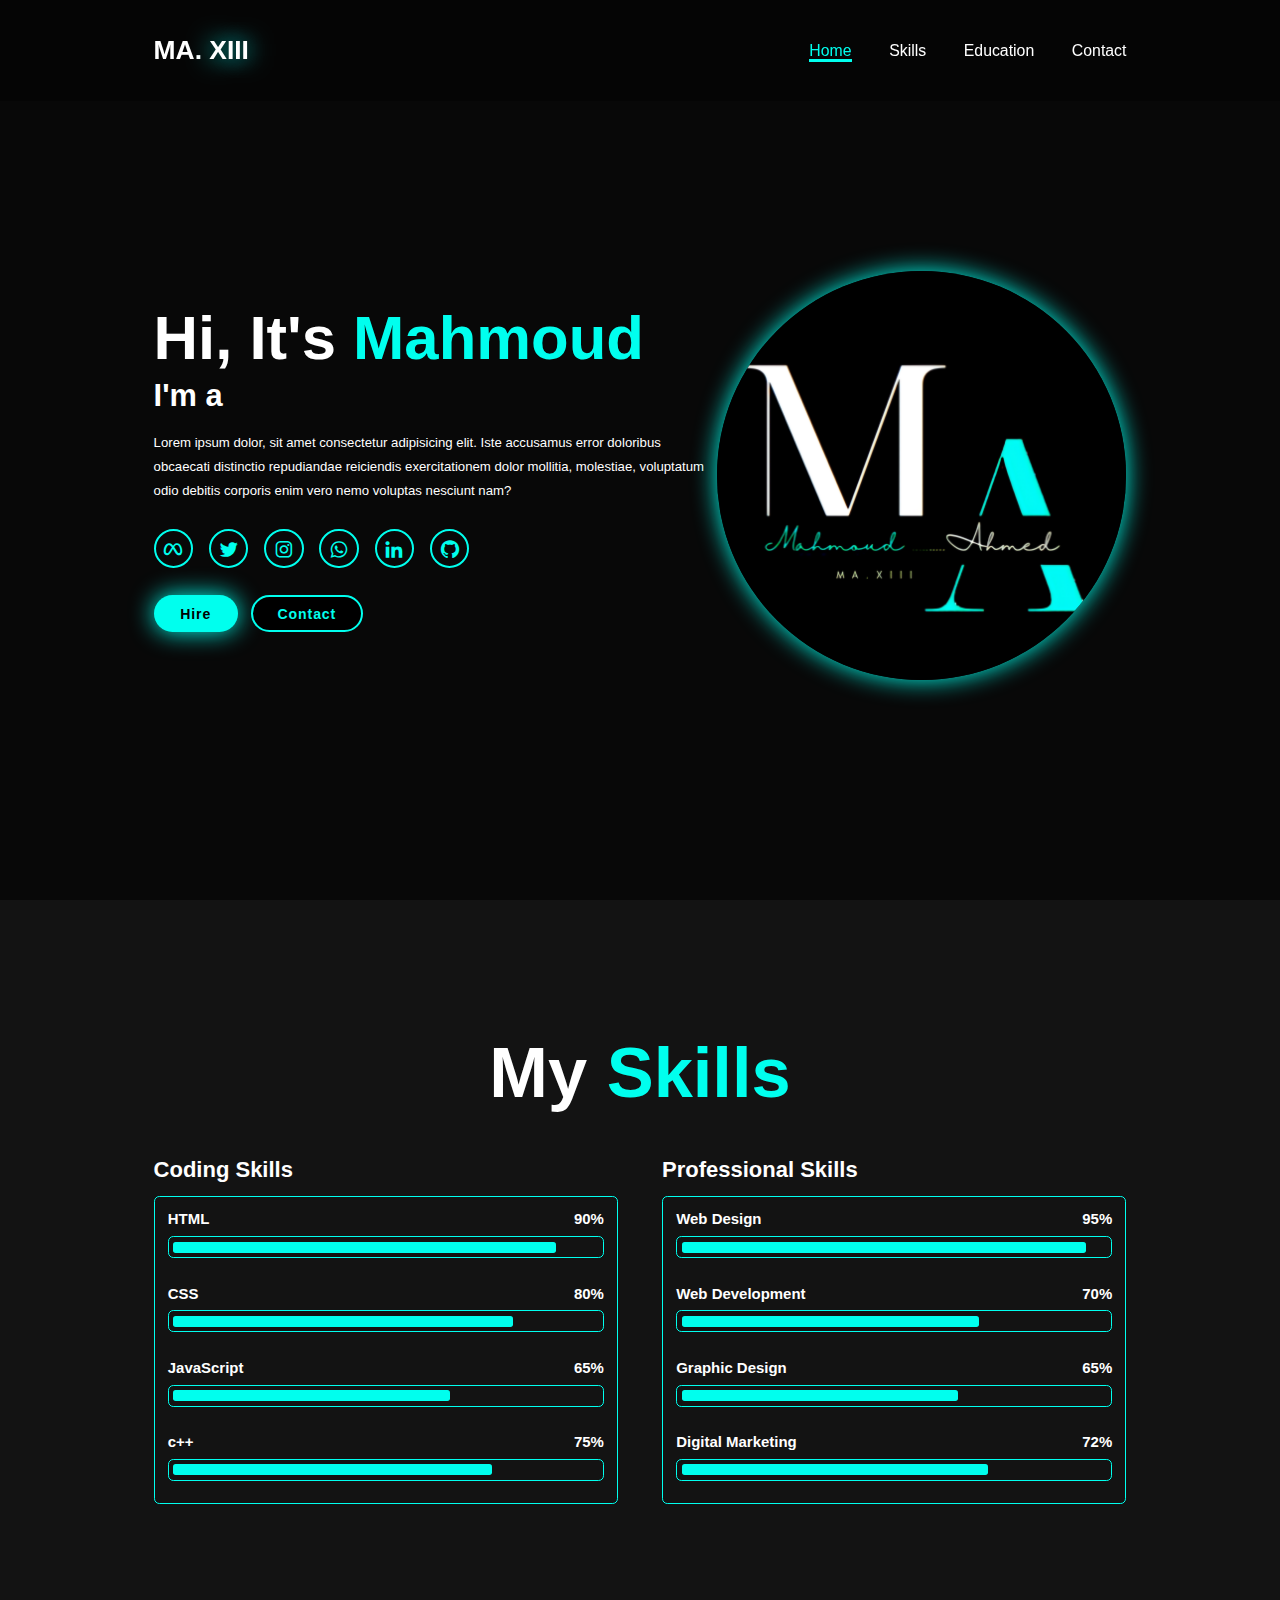
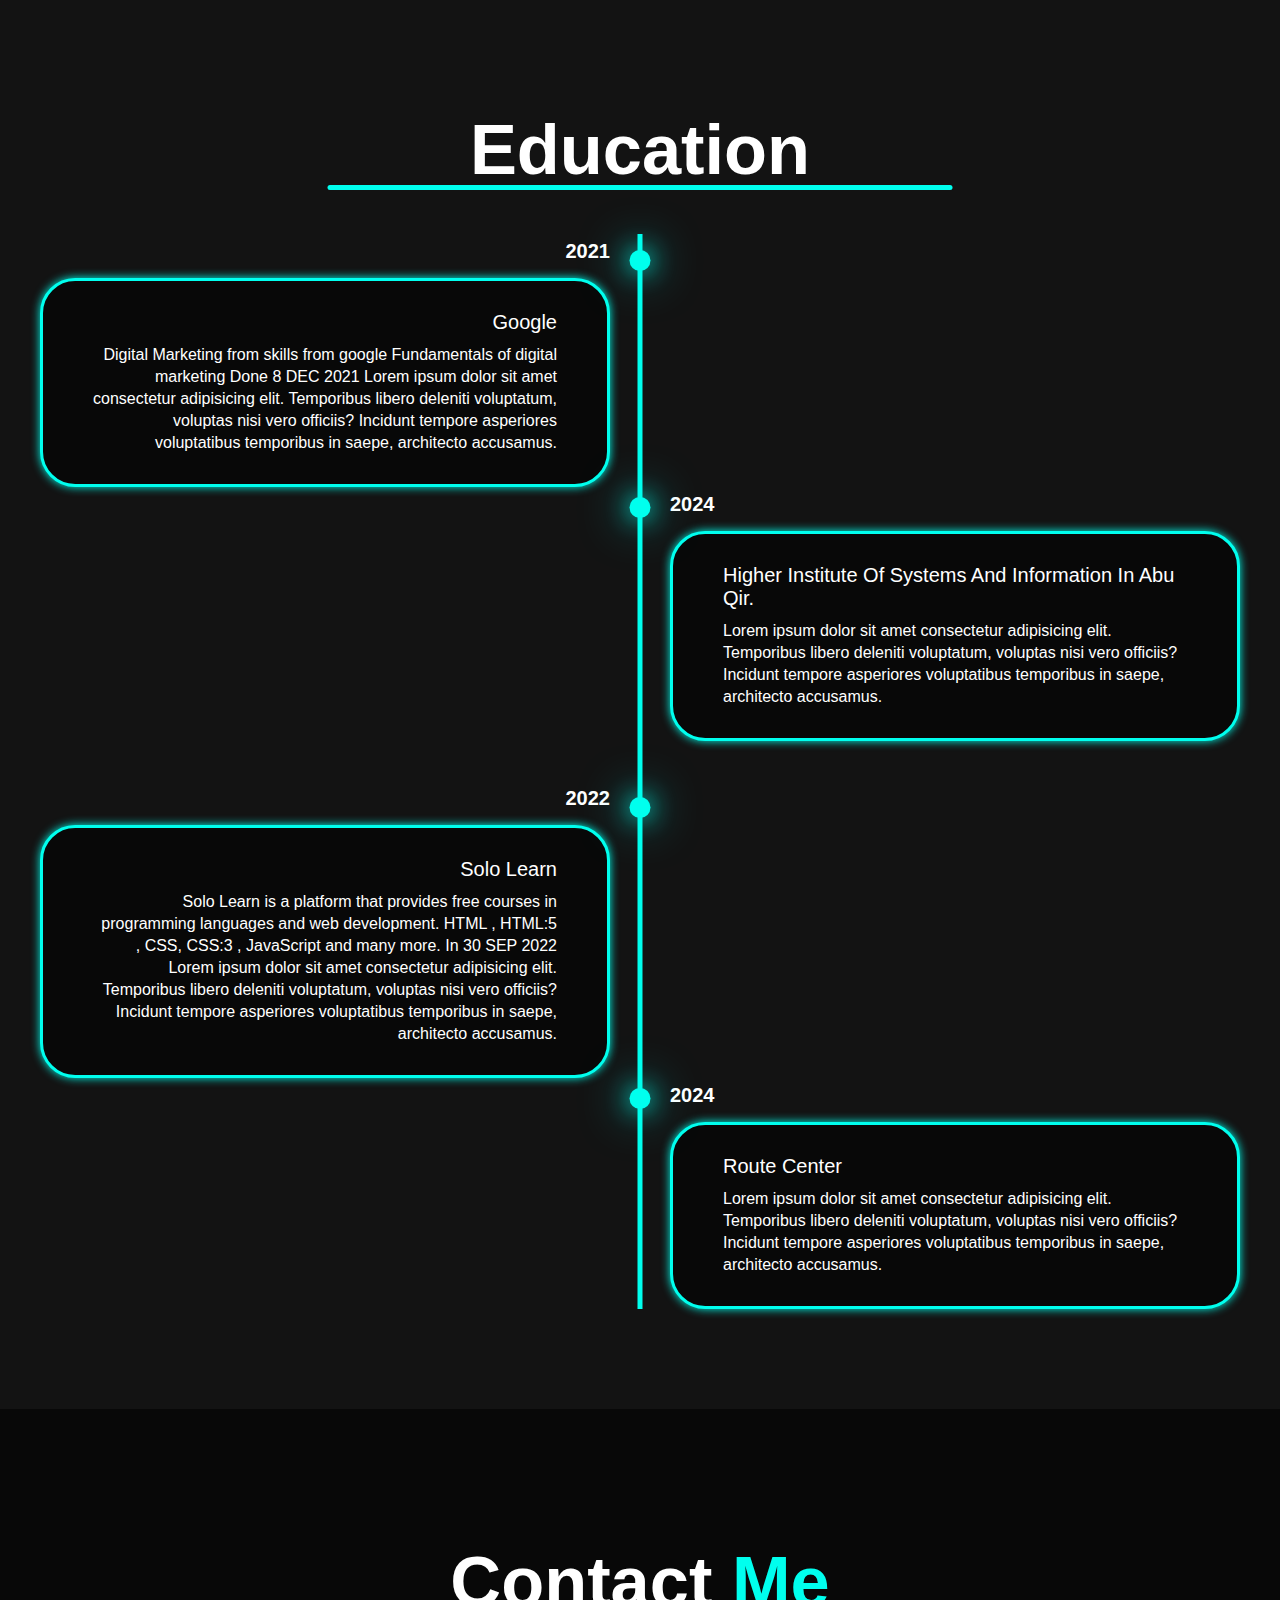
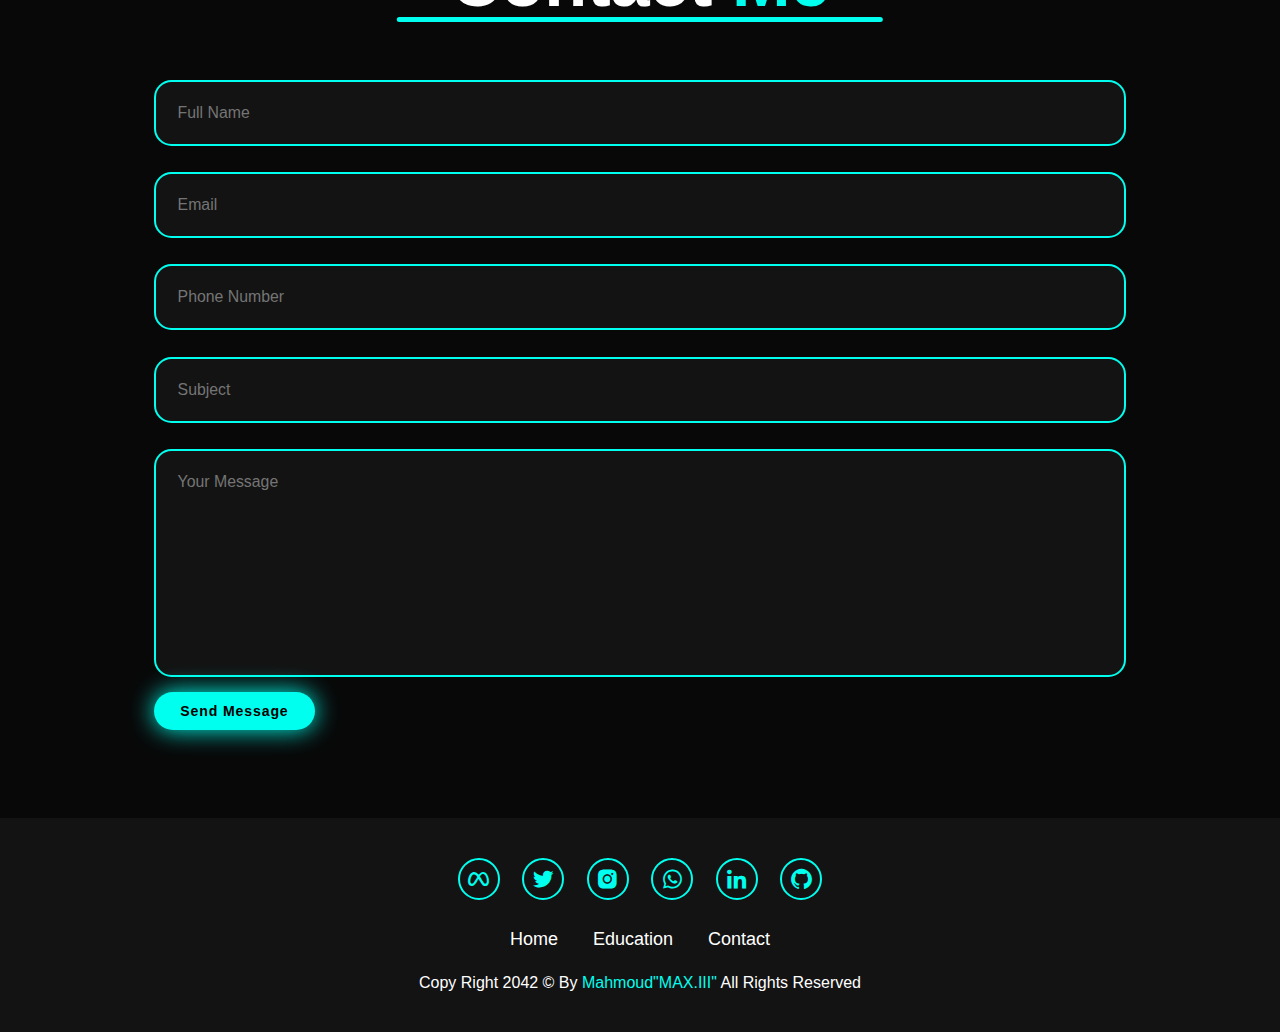
<file: index.html>
<!DOCTYPE html>
<html lang="en">

<head>
    <meta charset="UTF-8">
    <meta name="viewport" content="width=device-width, initial-scale=1.0">
    <title>Mahmoud Ahmed</title>
    <link rel="stylesheet" href="./CSS/style.css">
    <link rel="stylesheet" href="./CSS/media.css">
    <link href='https://unpkg.com/boxicons@2.1.4/css/boxicons.min.css' rel='stylesheet'>


</head>

<body>
    <!-- start header -->

    <header class="header">

        <!-- start logo -->
        <a href="#home" class="logo">MA.
            <span>XIII</span>
        </a>
        <!-- end logo -->
        <!-- start navbar -->
        <i class='bx bx-menu' id="menu-icon"></i>

        <nav class="navbar">
            <a href="#home" class="active">Home</a>
            <a href="#skills">Skills</a>
            <a href="#education">Education</a>
            <a href="#contact">Contact</a>
        </nav>
        <!-- end navbar -->
    </header>

    <!-- end header -->

    <!-- start home section -->

    <section class="home flex" id="home">
        <div class="home-content ">
            <h1>Hi, It's <span>Mahmoud</span></h1>
            <h3 class="text-animation">I'm a <span></span></h3>
            <p>Lorem ipsum dolor, sit amet consectetur adipisicing elit. Iste accusamus error doloribus obcaecati
                distinctio repudiandae reiciendis exercitationem dolor mollitia, molestiae, voluptatum odio debitis
                corporis enim vero nemo voluptas nesciunt nam?
            </p>

            <div class="social-icon">
                <a target="_blank" href="https://www.facebook.com/share/j2hitT5yCMc81PPZ/?mibextid=qi2Omg"><i
                        class='bx bxl-meta'></i></a>
                <a target="_blank" href="https://x.com/ma13xiii?t=vTMHGYp2QDgRBkqAt8KuXg&s=08"><i
                        class='bx bxl-twitter'></i></a>
                <a target="_blank" href="https://www.instagram.com/ma.xiii13?igsh=MWV4OG84cmQ1Ymc1"><i
                        class='bx bxl-instagram'></i></a>
                <a target="_blank" href="https://wa.me/+0201221458041"><i class='bx bxl-whatsapp'></i></a>
                <a target="_blank" href="#"><i class='bx bxl-linkedin'></i></a>
                <a target="_blank" href="#"><i class='bx bxl-github'></i></a>
            </div>

            <div class="btn-group">
                <a href="#" class="btn">Hire</a>
                <a href="#contact" class="btn">Contact</a>
            </div>
        </div>
        <div class="home-img">
            <img src="./img/Black & White Minimalist Aesthetic Initials Font Logo_20240423_190147_0000.png"
                alt="Mahmoud">
        </div>
    </section>

    <!-- end home section -->

    <!-- start skills section -->
    <section class="skills" id="skills">
        <h2 class="heading line">My <span>Skills</span></h2>

        <div class="skills-row">
            <div class="skills-column">
                <h3 class="title">Coding Skills</h3>

                <div class="skills-box">
                    <div class="skills-content">
                        <div class="progress">
                            <h3>HTML <span>90%</span></h3>
                            <div class="bar"><span></span></div>
                        </div>

                        <div class="progress">
                            <h3>CSS <span>80%</span></h3>
                            <div class="bar"><span></span></div>
                        </div>

                        <div class="progress">
                            <h3>JavaScript <span>65%</span></h3>
                            <div class="bar"><span></span></div>
                        </div>

                        <div class="progress">
                            <h3>c++ <span>75%</span></h3>
                            <div class="bar"><span></span></div>
                        </div>
                    </div>
                </div>
            </div>


            <div class="skills-column">
                <h3 class="title">Professional Skills</h3>

                <div class="skills-box">
                    <div class="skills-content">
                        <div class="progress">
                            <h3>Web Design <span>95%</span></h3>
                            <div class="bar"><span></span></div>
                        </div>

                        <div class="progress">
                            <h3>Web Development <span>70%</span></h3>
                            <div class="bar"><span></span></div>
                        </div>

                        <div class="progress">
                            <h3>Graphic Design <span>65%</span></h3>
                            <div class="bar"><span></span></div>
                        </div>

                        <div class="progress">
                            <h3>Digital Marketing <span>72%</span></h3>
                            <div class="bar"><span></span></div>
                        </div>
                    </div>
                </div>
            </div>
        </div>
    </section>

    <!-- end skills section -->

    <!-- start education section -->

    <section class="education" id="education">
        <h2 class="heading line">Education</h2>

        <div class="timeline-items">
            <a href="./google.html">

                <div class="timeline-item">
                    <div class="timeline-dot"></div>
                    <div class="timeline-date">2021
                    </div>
                    <div class="timeline-content">
                        <h3>Google</h3>
                        <p>
                            Digital Marketing from skills from google 
                            Fundamentals of digital marketing
                            Done 8 DEC 2021
                            Lorem ipsum dolor sit amet consectetur adipisicing elit. Temporibus libero deleniti
                            voluptatum, voluptas nisi vero officiis? Incidunt tempore asperiores voluptatibus temporibus
                            in saepe, architecto accusamus.
                        </p>
                    </div>
                </div>
            </a>



            <div class="timeline-item">
                <div class="timeline-dot"></div>
                <div class="timeline-date">2024
                </div>
                <div class="timeline-content">
                    <h3>Higher Institute Of Systems And Information In Abu Qir.</h3>
                    <p>
                        Lorem ipsum dolor sit amet consectetur adipisicing elit. Temporibus libero deleniti
                        voluptatum, voluptas nisi vero officiis? Incidunt tempore asperiores voluptatibus temporibus
                        in saepe, architecto accusamus.
                    </p>
                </div>
            </div>



            <a href="./sololearn.html">

                <div class="timeline-item">
                    <div class="timeline-dot"></div>
                    <div class="timeline-date">2022
                    </div>
                    <div class="timeline-content">
                        <h3>Solo Learn</h3>
                        <p>
                            Solo Learn is a platform that provides free courses in programming languages and web development.
                            HTML , HTML:5 , CSS, CSS:3 , JavaScript and many more. In 30 SEP 2022
                            Lorem ipsum dolor sit amet consectetur adipisicing elit. Temporibus libero deleniti
                            voluptatum, voluptas nisi vero officiis? Incidunt tempore asperiores voluptatibus temporibus
                            in saepe, architecto accusamus.
                        </p>
                    </div>
                </div>

            </a>

            <div class="timeline-item">
                <div class="timeline-dot"></div>
                <div class="timeline-date">2024
                </div>
                <div class="timeline-content">
                    <h3>Route Center</h3>
                    <p>
                        Lorem ipsum dolor sit amet consectetur adipisicing elit. Temporibus libero deleniti
                        voluptatum, voluptas nisi vero officiis? Incidunt tempore asperiores voluptatibus temporibus
                        in saepe, architecto accusamus.
                    </p>
                </div>
            </div>

        </div>
    </section>

    <!-- end education section -->



    <!-- start contact section -->

    <section class="contact" id="contact">
        <h2 class="heading line">Contact <span>Me</span></h2>

        <from action="" class="from">

            <div class="input-group">

                <div class="input-box">
                    <input type="text" placeholder="Full Name">
                    <input type="email" placeholder="Email">
                </div>

                <div class="input-box">
                    <input type="number" placeholder="Phone Number">
                    <input type="text" placeholder="Subject">
                </div>

            </div>

            <div class="input-group-2">
                <textarea name="" id="" cols="30" rows="10" placeholder="Your Message"></textarea>
                <input type="submit" value="Send Message" class="btn">
            </div>
        </from>
    </section>
    <!-- end contact section -->

    <!-- start footer -->
    <footer class="footer">
        <div class="social">
            <a href="#"><i class='bx bxl-meta'></i></a>
            <a href="#"><i class='bx bxl-twitter'></i></a>
            <a href="#"><i class='bx bxl-instagram-alt'></i></a>
            <a href="#"><i class='bx bxl-whatsapp'></i></a>
            <a href="#"><i class='bx bxl-linkedin'></i></a>
            <a href="#"><i class='bx bxl-github'></i></a>
        </div>

        <ul class="list">
            <li>
                <a href="#home">Home</a>
            </li>

            <li>
                <a href="#education">Education</a>
            </li>

            <li>
                <a href="#contact">Contact</a>
            </li>
        </ul>

        <p class="copyright">
            Copy Right 2042 © By <span><a href="">Mahmoud"MAX.III"</a></span> All Rights Reserved
        </p>
    </footer>
    <!-- end footer -->


    <script src="script.js"></script>
</body>

</html>
</file>
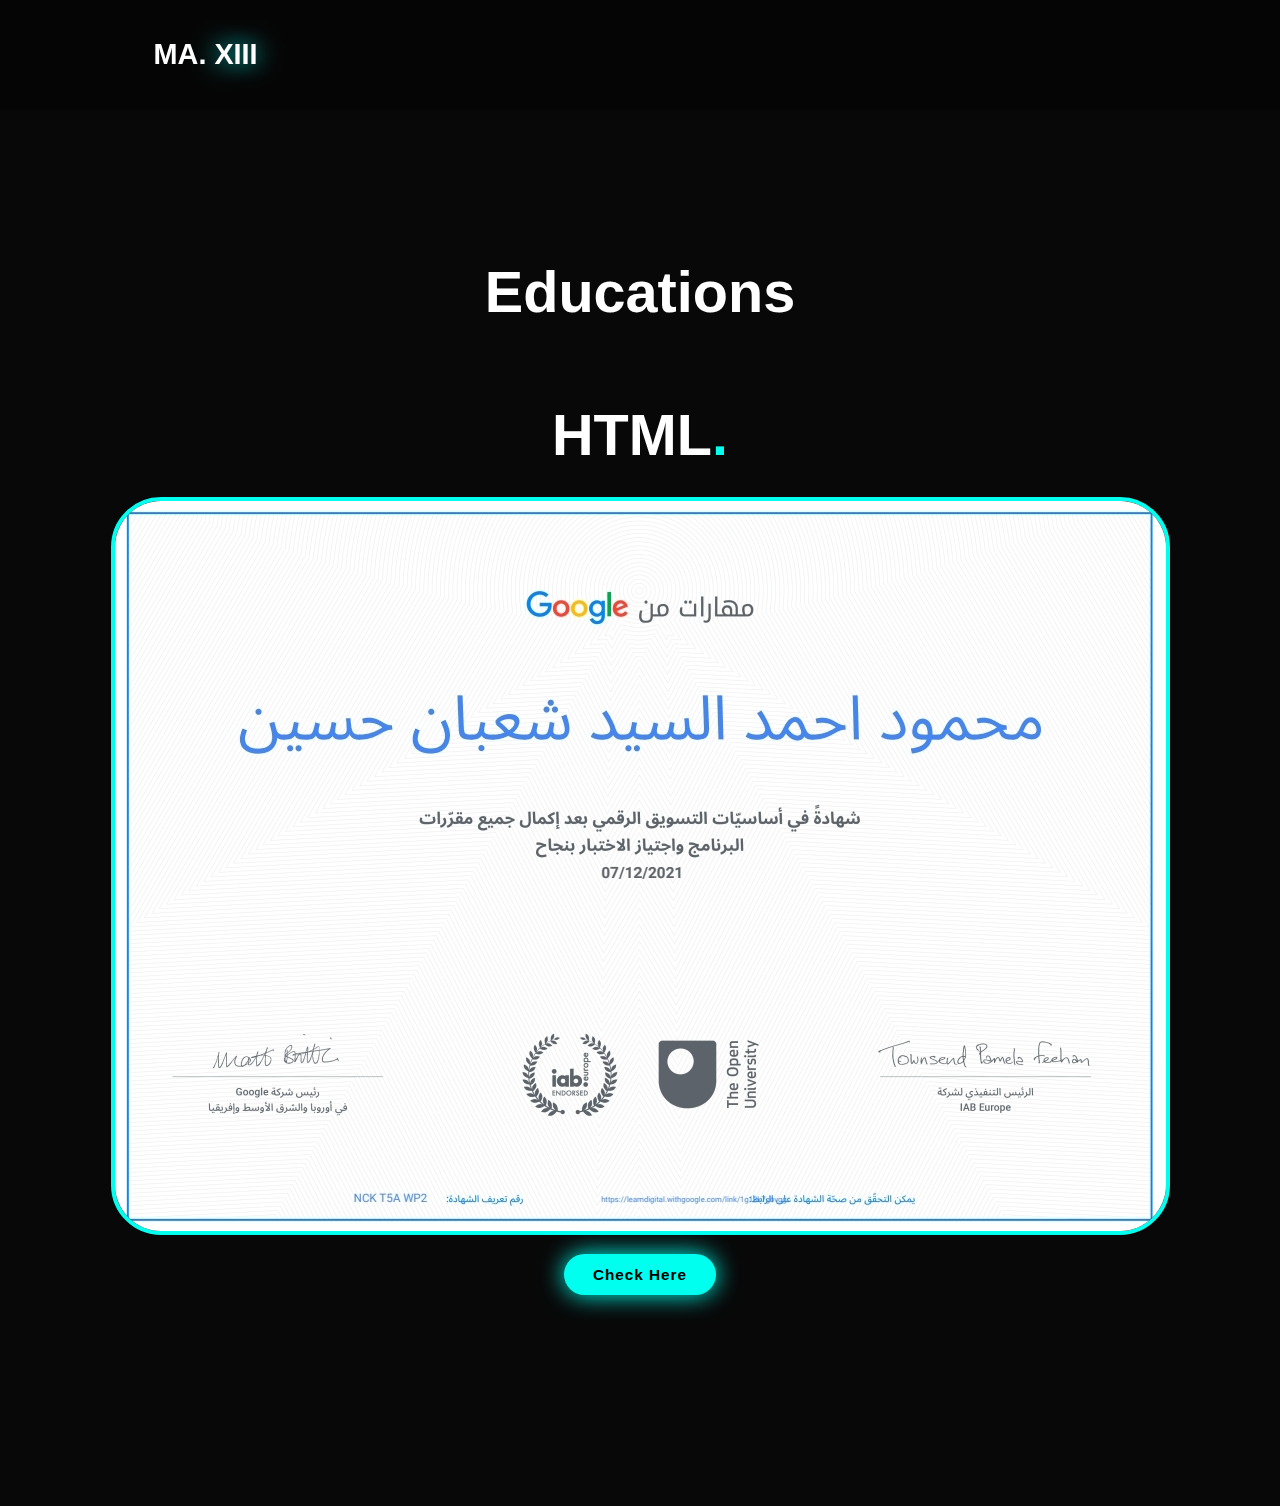
<file: google.html>
<!DOCTYPE html>
<html lang="en">

<head>
    <meta charset="UTF-8">
    <meta name="viewport" content="width=device-width, initial-scale=1.0">
    <title>Document</title>
    <link rel="stylesheet" href="./CSS/google.css">
    <link rel="stylesheet" href="./CSS/style.css">
</head>

<body>
    <!-- start header -->

    <header class="header">
        <!-- start logo -->
        <a href="./index.html" class="logo">MA.
            <span>XIII</span>
        </a>
        <!-- end logo -->
    </header>

    <!-- end header -->

    <!-- start section google -->
    <section class="google" id="google">
        <div class="container">
            <div class="description">

                <h2 style="font-size: 6rem; text-align: center; margin: 5rem 0; margin-top: 7rem;">Educations</h2>
                <div class="flex">
                    <h4>HTML<span>.</span></h4>
                    <img src="./img/google.jpg" alt="google">

                    <a target="_blank" href="https://learndigital.withgoogle.com/link/1g13k7gbvgg" class="btn">Check Here</a>
                </div>

            </div>
            
        </div>
    </section>

</body>

</html>
</file>
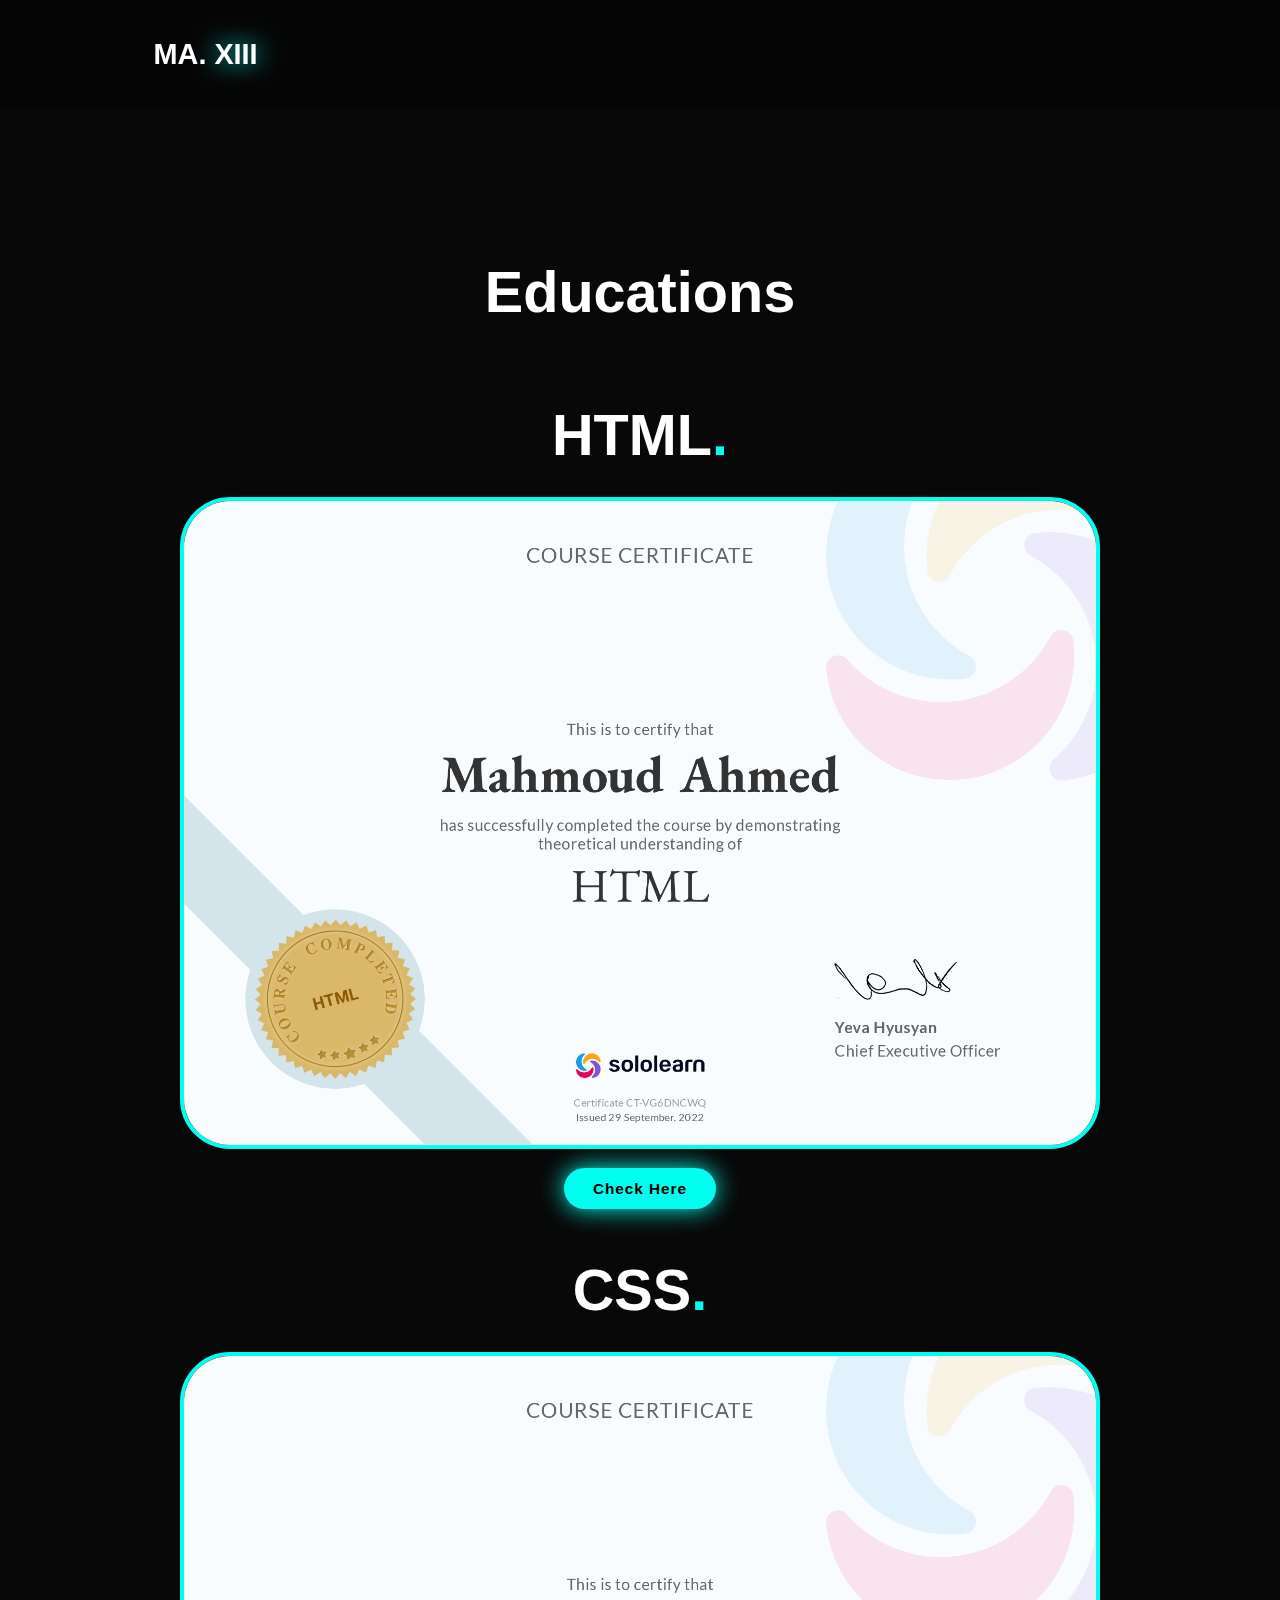
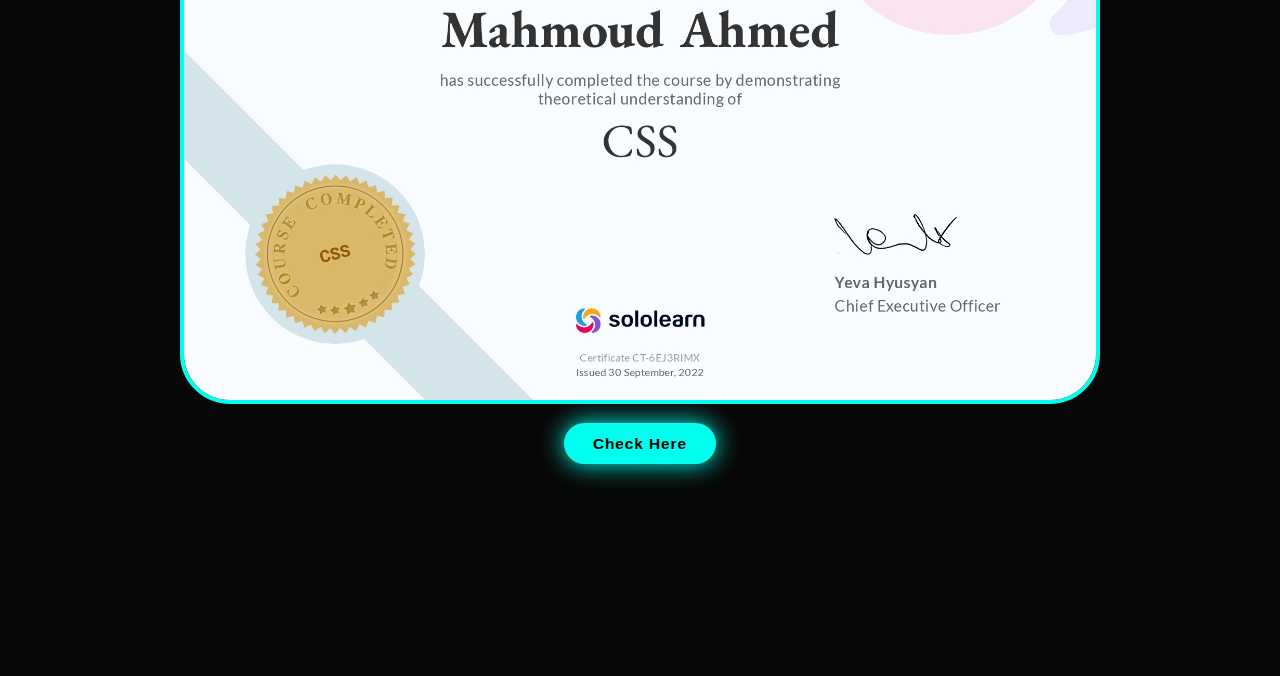
<file: sololearn.html>
<!DOCTYPE html>
<html lang="en">

<head>
    <meta charset="UTF-8">
    <meta name="viewport" content="width=device-width, initial-scale=1.0">
    <title>Document</title>
    <link rel="stylesheet" href="./CSS/sololearn.css">
    <link rel="stylesheet" href="./CSS/style.css">
</head>

<body>
    <!-- start header -->

    <header class="header">
        <!-- start logo -->
        <a href="./index.html" class="logo">MA.
            <span>XIII</span>
        </a>
        <!-- end logo -->
    </header>

    <!-- end header -->

    <!-- start section sololearn -->
    <section class="sololearn" id="sololearn">
        <div class="container">
            <div class="description">

                <h2 style="font-size: 6rem; text-align: center; margin: 5rem 0; margin-top: 7rem;">Educations</h2>
                <div class="flex">
                    <h4>HTML<span>.</span></h4>
                    <img src="./img/HTML_certificate.jpg" alt="html">
                    <a target="_blank" href="https://api2.sololearn.com/v2/certificates/CT-VG6DNCWQ/image/png" class="btn">Check Here</a>
                </div>

                <div class="flex">
                    <h4>CSS<span>.</span></h4>
                    <img src="./img/CSS_certificate.jpg" alt="css">
                    <a target="_blank" href="https://api2.sololearn.com/v2/certificates/CT-6EJ3RIMX/image/png" class="btn">Check Here</a>
                </div>
            
            </div>
            
        </div>
    </section>

</body>

</html>
</file>
<file: CSS/style.css>
/* link font style */


/* general style */
* {
    margin: 0;
    padding: 0;
    box-sizing: border-box;
    text-decoration: none;
    border: none;
    outline: none;
    scroll-behavior: smooth;
    font-family: "poppins", sans-serif;
}

:root {
    --bg-color: #080808;
    --second-bg-color: #131313;
    --text-color: #fff;
    --main-color: rgb(0, 255, 238);
}

.flex{
    display: flex;
    justify-content: space-between;
    align-items: center;
}

html {
    font-size: 60%;
    overflow-x: hidden;
}

body {
    background: var(--bg-color);
    color: var(--text-color);
}

/* navbar */

header.header {
    position: fixed;
    top: 0;
    left: 0;
    width: 100%;
    padding: 4rem 12% 4rem;
    background: rgba(0, 0, 0, 0.3);
    backdrop-filter: blur(10px);
    display: flex;
    justify-content: space-between;
    align-items: center;
    z-index: 5;


    & a.logo {
        font-size: 3rem;
        color: var(--text-color);
        font-weight: 800;
        cursor: pointer;
        transition: 0.3s ease;
    }

    & a.logo:hover {
        transform: scale(1.2);
    }

    & a.logo span {
        text-shadow: 0 0 25px var(--main-color);
    }

    & nav.navbar a {
        font-size: 1.8rem;
        color: var(--text-color);
        margin-left: 4rem;
        font-weight: 500;
        transition: 0.3s ease;
        border-bottom: 3px solid transparent;
    }

    & nav.navbar a:hover,
    & nav.navbar a.active {
        color: var(--main-color);
        border-bottom: 3px solid var(--main-color);
    }

    i#menu-icon {
        font-size: 3.6rem;
        color: var(--main-color);
        display: none;
    }

}

/* home section */

section {
    min-height: 100vh;
    padding: 10rem 12% 10rem;
    
    
    & .home{
        display: flex;
        align-items: center;
        justify-content: center;
        gap: 15rem;
    }

    & .home-content {
        display: flex;
        flex-direction: column;
        align-items: baseline;
        text-align: left;
        justify-content: center;
        margin-top: 3rem;
    }

    & span {
        color: var(--main-color);
    }

    & .logo span {
        color: var(--main-color);
    }

    & .home-content h3 {
        font-size: 3.5rem;
        margin-top: 1rem;
        margin-bottom: 2rem;
    }

    .home-content h1 {
        font-size: 7rem;
        font-weight: 700;
        margin-top: 1.5rem;
        line-height: 1;
    }

    & .home-img {
        border-radius: 50%;
    }

    & .home-img img {
        position: relative;
        top: 3rem;
        width: 32vw;
        border-radius: 50%;
        box-shadow: 0 0 25px var(--main-color);
        cursor: pointer;
        transition: 0.4s ease-in-out;
    }

    & .home-img img:hover {
        box-shadow: 0 0 25px var(--main-color),
            0 0 50px var(--main-color),
            0 0 100px var(--main-color);
    }

    & .home-content p {
        font-size: 1.5rem;
        font-weight: 500;
        line-height: 1.8;
        max-width: 1000px;
    }

    & .social-icon a {
        display: inline-flex;
        justify-content: center;
        align-items: center;
        width: 4.5rem;
        height: 4.5rem;
        background: transparent;
        border: 2px solid var(--main-color);
        font-size: 2.5rem;
        border-radius: 50%;
        color: var(--main-color);
        margin: 3rem 1.5rem 3rem 0;
        transition: 0.3s ease-in-out;
    }

    & .social-icon a:hover {
        color: var(--text-color);
        transform: scale(1.3)translateY(-5px);
        box-shadow: 0 0 25px var(--main-color);
        background-color: var(--main-color);
    }

    & .btn {
        display: inline-block;
        padding: 1rem 2.8rem;
        background: var(--main-color);
        box-shadow: 0 0 25px var(--main-color);
        border-radius: 4rem;
        font-size: 1.6rem;
        color: black;
        border: 2px solid transparent;
        letter-spacing: 0.1rem;
        font-weight: 600;
        transition: 0.3s ease-in-out;
        cursor: pointer;
    }

    & .btn:hover {
        transform: scale(1.05);
        box-shadow: 0 0 50px var(--main-color);
    }

    & .btn-group {
        display: flex;
        align-items: center;
        gap: 1.5rem;
    }

    & .btn-group a:nth-of-type(2) {
        background-color: black;
        color: var(--main-color);
        border: 2px solid var(--main-color);
        box-shadow: 0 0 25px transparent;
    }

    & .btn-group a:nth-of-type(2):hover {
        box-shadow: 0 0 25px var(--main-color);
        background-color: var(--main-color);
        color: black;
    }

    & .text-animation {
        font-size: 34px;
        font-weight: 600;
        min-width: 280px;
    }

    & .text-animation span {
        position: relative;
        margin-left: 1rem;
    }

    & .text-animation span::after {
        content: "";
        background-color: var(--bg-color);
        position: absolute;
        width: calc(100% + 8px);
        height: 100%;
        right: -8px;
        animation: typing 4s infinite;
    }

}

/* style animation home */

@keyframes typing {
    0% {
        content: ' |';
    }
    
    2% {
        content: ' D|';
    }

    4% {
        content: ' De|';
    }

    6% {
        content: ' Dev|';
    }

    8% {
        content: ' Deve|';
    }

    10% {
        content: ' Devel|';
    }

    12% {
        content: ' Develo|';
    }

    14% {
        content: ' Develop|';
    }
    
    16% {
        content: ' Develope|';
    }

    18% {
        content: ' Developer|';
    }

    20% {
        content: ' Develope|';
    }

    22% {
        content: ' Develop|';
    }

    24% {
        content: ' Develo|';
    }
    
    26% {
        content: ' Devel|';
    }

    28% {
        content: ' Deve|';
    }

    30% {
        content: ' Dev|';
    }

    32% {
        content: ' De|';
    }

    34% {
        content: ' Des|';
    }

    36% {
        content: ' Desi|';
    }

    38% {
        content: ' Desig|';
    }

    40% {
        content: ' Design|';
    }

    42% {
        content: ' Designe|';
    }

    44% {
        content: ' Designer|';
    }

    46% {
        content: ' Designe|';
    }

    48% {
        content: ' Design|';
    }

    50% {
        content: ' Desig|';
    }

    52% {
        content: ' Desig|';
    }

    54% {
        content: ' Desi|';
    }

    56% {
        content: ' Des|';
    }

    58% {
        content: ' De|';
    }

    60% {
        content: ' D|';
    }

    62% {
        content: ' |';
    }

    64% {
        content: ' F|';
    }

    66% {
        content: ' Fr|';
    }
    68% {
        content: ' Fre|';
    }
    70% {
        content: ' Free|';
    }
    72% {
        content: ' Freel|';
    }
    74% {
        content: ' Freela|';
    }
    76% {
        content: ' Freelan|';
    }
    78% {
        content: ' Freelanc|';
    }
    80% {
        content: ' Freelance|';
    }
    82% {
        content: ' Freelancer|';
    }
    84% {
        content: ' Freelance|';
    }
    86% {
        content: ' Freelanc|';
    }
    88% {
        content: ' Freelan|';
    }
    90% {
        content: ' Freela|';
    }
    92% {
        content: ' Freel|';
    }
    94% {
        content: ' Fre|';
    }
    96% {
        content: ' Fr|';
    }
    98% {
        content: ' F|';
    }
    100% {
        content: ' |';
    }
    
}

/* heading sections */
.heading {
    font-size: 8rem;
    text-align: center;
    margin: 5rem 0;
}

/* style skills section */
section.skills{
    min-height: auto;
    padding-bottom: 7rem;
    background: var(--second-bg-color);

    & .skills-row{
        display: flex;
        flex-wrap: wrap;
        gap: 5rem;
    }

    & .skills-row .skills-column{
        flex: 1 1 40rem;
    
    }
    
    & .skills-column .title{
        font-size: 2.5rem;
        margin: 0 0 1.5rem;
    }
    
    & .skills-box .skills-content{
        position: relative;
        border: .2rem solid var(--main-color);
        border-radius: .6rem;
        padding: .5rem 1.5rem;
        z-index: 1;
        overflow: hidden;
    }
    
    & .skills-box .skills-content::before{
        content: '';
        position: absolute;
        top: 0;
        left: 0;
        width: 0;
        height: 100%;
        background: var(--bg-color);
        z-index: -1;
        transition: .5s;
    }
    
    & .skills-box .skills-content:hover::before{
        width: 100%;
    }
    
    & .skills-content .progress{
        padding: 1rem 0;
    }
    
    & .skills-content .progress h3{
        font-size: 1.7rem;
        display: flex;
        justify-content: space-between;
    }
    
    & .skills-content .progress h3 span{
        color: var(--text-color);
    }
    
    & .skills-content .progress .bar{
        height: 2.5rem;
        border-radius: .6rem;
        border: .2rem solid var(--main-color);
        padding: .5rem;
        margin: 1rem 0;
    }
    
    & .skills-content .progress .bar span{
        display: block;
        height: 100%;
        border-radius: .3rem;
        background: var(--main-color);
    }
    
    & .skills-column:nth-child(1) .skills-content .progress:nth-child(1) .bar span{
        width: 90%;
    }
    
    & .skills-column:nth-child(1) .skills-content .progress:nth-child(2) .bar span{
        width: 80%; 
    }
    
    & .skills-column:nth-child(1) .skills-content .progress:nth-child(3) .bar span{
        width: 65%;
    }
    
    & .skills-column:nth-child(1) .skills-content .progress:nth-child(4) .bar span{
        width: 75%;
    }
    
    & .skills-column:nth-child(2) .skills-content .progress:nth-child(1) .bar span{
        width: 95%;
    }
    
    & .skills-column:nth-child(2) .skills-content .progress:nth-child(2) .bar span{
        width: 70%;
    }
    
    & .skills-column:nth-child(2) .skills-content .progress:nth-child(3) .bar span{
        width: 65%;
    }
    
    & .skills-column:nth-child(2) .skills-content .progress:nth-child(4) .bar span{
        width: 72%;
    }

}


/* style Education section */

.education{
    padding: 100px 15px;
    background-color: var(--second-bg-color);
    

    
    & h2.line{
        margin-bottom: 5rem;
        position: relative;
    }

    & h2.line::after{
        position: absolute;
        content: "";
        width: 50%;
        height: 5px;
        background-color: var(--main-color);
        bottom: 0;
        left: 50%;
        transform: translateX(-50%);
        border-radius: 10px;
    }

    & .timeline-items{
        max-width: 1200px;
        margin: auto;
        display: flex;
        flex-wrap: wrap;
        position: relative;
    }

    & .timeline-items::before{
        content: '';
        position: absolute;
        width: 5px;
        height: 100%;
        background-color: var(--main-color);
        left: 50%;
        transform: translateX(-50%);
    }

    & .timeline-items .timeline-item{
        margin-bottom: 40px;
        width: 100%;
        position: relative;
    }

    & .timeline-items .timeline-item:last-child{
        margin-bottom: 0;
    }

    & .timeline-items .timeline-item:nth-child(odd){
        padding-right: calc(50% + 30px);
        text-align: right;
    }

    & .timeline-items .timeline-item:nth-child(even){
        padding-left: calc(50% + 30px);
    }

    & .timeline-items .timeline-item .timeline-dot {
        height: 21px;
        width: 21px;
        background-color: var(--main-color);
        box-shadow: 0 0 25px var(--main-color),
                    0 0 50px var(--main-color);
        position: absolute;
        border-radius: 50%;
        top: 10px;
        left: 50%;
        transform: translateX(-50%);
    }

    & .timeline-items .timeline-item .timeline-date {
        font-size: 20px;
        font-weight: 800;
        color: #fff;
        margin: 6px 0 15px;
    }

    & .timeline-items .timeline-item .timeline-content {
        background-color: var(--bg-color);
        border: 3px solid var(--main-color);
        padding: 30px 50px;
        border-radius: 4rem;
        box-shadow: 0 0 10px var(--main-color);
        cursor: pointer;
        transition: 0.3s ease-in-out;
    }

    & .timeline-items .timeline-item .timeline-content:hover{
        transform: scale(1.05);
        box-shadow: 0 0 25px var(--main-color);
    }

    & .timeline-items .timeline-item .timeline-content h3{
        font-size: 20px;
        color: #fff;
        margin: 0 0 10px;
        font-weight: 500;
    }

    & .timeline-items .timeline-item .timeline-content p {
        color: #fff;
        font-size: 16px;
        font-weight: 300;
        line-height: 22px;
    }





}



/* style contact section */

.contact{
    background-color: var(--bg-color);
    
    & h2.line{
        margin-bottom: 5rem;
        color: #fff;
        position: relative;
    }

    & h2.line::after{
        position: absolute;
        content: "";
        width: 50%;
        height: 5px;
        background-color: var(--main-color);
        bottom: 0;
        left: 50%;
        transform: translateX(-50%);
        border-radius: 10px;
    }

    & form{
        display: flex;
        align-items: center;
        justify-content: center;
        gap: 3rem;
        margin: 5rem auto;
        text-align: center;
    }

    & form .input-box{
        display: flex;
        justify-content: center;
        flex-wrap: wrap;
    }

    .input-box input{
        width: 100%;
        padding: 2.5rem;
        font-size: 1.8rem;
        color: var(--text-color);
        background: var(--second-bg-color);
        border-radius: 2rem;
        border: 2px solid var(--main-color);
        margin: 1.5rem 0;
        resize: none;
    }

    textarea{
        width: 100%;
        padding: 2.5rem;
        font-size: 1.8rem;
        color: var(--text-color);
        background: var(--second-bg-color);
        border-radius: 2rem;
        border: 2px solid var(--main-color);
        margin: 1.5rem 0;
        resize: none;
    }
    

    & .form .btn{
        margin-top: 2rem;
    }
}



/* style footer */

.footer{
    position: relative;
    bottom: 0;
    width: 100%;
    padding: 40px 0;
    background-color: var(--second-bg-color);

    & .social{
        text-align: center;
        padding-bottom: 25px;
        color: var(--main-color);
    }

    & .social a{
        font-size: 25px;
        color: var(--main-color);
        border: 2px solid var(--main-color);
        width: 42px;
        height: 42px;
        line-height: 42px;
        display: inline-block;
        text-align: center;
        border-radius: 50%;
        margin: 0 10px;
        transition: 0.3s ease-in-out;
    }

    & .social a:hover{
        transform: scale(1.2)translateY(-10px);
        background-color: var(--main-color);
        color: #000;
        box-shadow: 0 0 25px var(--main-color);
    }

    & ul{
        margin-top: 0;
        margin-bottom: 0;
        padding: 0;
        font-size: 18px;
        line-height: 1.6;
        text-align: center;
    }

    & ul li a{
        color: #fff;
        border-bottom: 3px solid transparent;
        transition: 0.3s ease-in-out;
    }

    & ul li a:hover{
        border-bottom: 3px solid var(--main-color);
    }

    & ul li{
        display: inline-block;
        padding: 0 15px;
    }

    & .copyright{
        margin-top: 20px;
        text-align: center;
        font-size: 16px;
        color: #fff;
    }

    & .copyright span a{
        color: var(--main-color);
        transition: 0.5s;
    }

    & .copyright span a:hover,
    & .copyright span a:active{
        font-size: 18px;
        border-bottom: 3px solid var(--main-color);
    }

}
</file>
<file: CSS/media.css>
@media(max-width:1285px){
    html{
        font-size: 55%;
    }

    .services-container{
        padding-bottom: 7rem;
        grid-template-columns: repeat(2,1fr);
        margin: 0 5rem;
    }
}

@media(max-width:991px){
    header{
        padding: 2rem 3%;
    }

    section{
        padding: 10rem 3% 2rem;
    }

    .education .timeline-items::before{
        left: 0;
    }

    .education .timeline-items .timeline-item:nth-child(odd){
        padding-right: 0;
        text-align: left;
    }

    .education .timeline-items .timeline-item:nth-child(odd),
    .education .timeline-items .timeline-item:nth-child(even){
        padding-left: 37px;
        text-align: left;
       
    }

    .education .timeline-items .timeline-item .timeline-dot{
        left: 0;
    }

    .services{
        padding-bottom: 7rem;
    }


    .contact form{
        flex-direction: column;
    }

    .footer{
        padding: 2rem 3%;
    }

}

@media(max-width:895px){
    .header i#menu-icon.bx-menu{
        display: block;
        font-size: 3.6rem;
        color: var(--main-color);
    }

    .navbar{
        position: absolute;
        top: 100%;
        right: 0;
        width: 50%;
        padding: 2rem 0;
        background: rgba(0, 0, 0, 0.8);
        backdrop-filter: blur(20px);
        border-bottom-left-radius: 2rem;
        border-left: 2px solid var(--main-color);
        border-bottom: 2px solid var(--main-color);
        display: none;
    }

    .navbar a{
        padding: 1rem;
    }

    .navbar.active{
        display: flex;
        flex-direction: column;
    }


    .home{
        flex-direction: column-reverse;
        margin: 5rem 4rem;
    }

    .home-content h3{
        font-size: 2.6rem;
    }

    .home-content h1{
        font-size: 8rem;
        margin-top: 3rem;
    }

    .home-content p{
        max-width: 600px;
        margin: 0 auto;
    }

    .home-img img{
        width: 56vw;
        margin-bottom: 2rem;
    }

   
}

@media(max-width:560px){
    .home .social-icon a{
        width: 3.5rem;
        height: 3.5rem;
    }
    .home .social-icon a:hover{
        transform: scale(1.1)translateY(-5px);
    }

    .heading {
        font-size: 6rem;
    }
}
</file>
<file: CSS/google.css>
* {
    margin: 0;
    padding: 0;
    box-sizing: border-box;
    text-decoration: none;
    border: none;
    outline: none;
    scroll-behavior: smooth;
    font-family: "poppins", sans-serif;
}

:root {
    --bg-color: #080808;
    --second-bg-color: #131313;
    --text-color: #fff;
    --main-color: #00ffee;
}

.flex{
    display: flex;
    justify-content: space-between;
    align-items: center;
}

img{
    max-width: 100%;
}

html {
    font-size: 60%;
    overflow-x: hidden;
}

body {
    background: var(--bg-color);
    color: var(--text-color);
}

section.google{
    padding: 15% 1rem;

    & .container{
        max-width: 1200px;
        margin: 0 auto;
    }

    & .flex{
        flex-direction: column;
    
        & h4{
            margin: 3rem 0;
            font-size: 6rem;
        }
    
        & img{
            border: #00ffee 4px solid;
            border-radius: 50px;
            text-shadow: 0 0 100px var(--main-color);
        }
    
        & .btn{
            margin: 2rem;
        }
    
    }


}
</file>
<file: CSS/sololearn.css>
* {
    margin: 0;
    padding: 0;
    box-sizing: border-box;
    text-decoration: none;
    border: none;
    outline: none;
    scroll-behavior: smooth;
    font-family: "poppins", sans-serif;
}

:root {
    --bg-color: #080808;
    --second-bg-color: #131313;
    --text-color: #fff;
    --main-color: #00ffee;
}

.flex{
    display: flex;
    justify-content: space-between;
    align-items: center;
}

img{
    max-width: 100%;
}

html {
    font-size: 60%;
    overflow-x: hidden;
}

body {
    background: var(--bg-color);
    color: var(--text-color);
}
section.sololearn{
    padding: 15% 1rem;

    & .container{
        max-width: 1200px;
        margin: 0 auto;
    }

    & .flex{
        flex-direction: column;
    
        & h4{
            margin: 3rem 0;
            font-size: 6rem;
        }
    
        & img{
            border: #00ffee 4px solid;
            border-radius: 50px;
            text-shadow: 0 0 100px var(--main-color);
        }
    
        & .btn{
            margin: 2rem;
        }
    
    }


}
</file>
